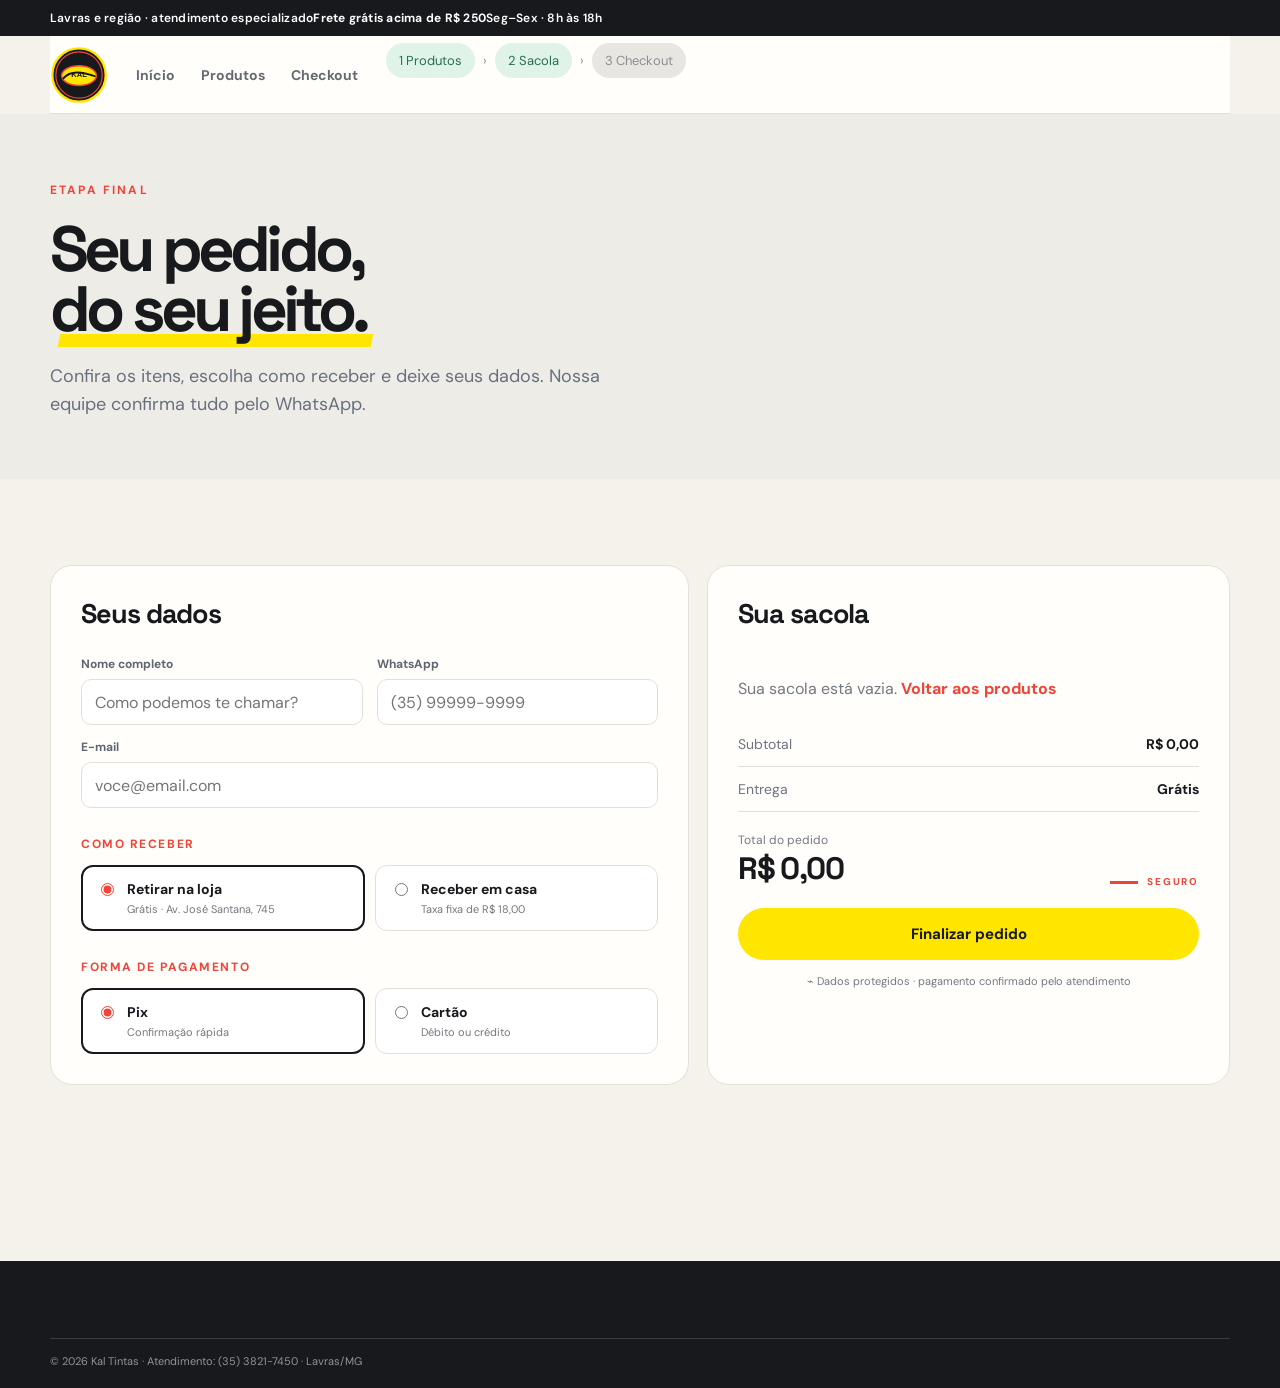
<file: checkout.html>
<!doctype html><html lang="pt-BR"><head><meta charset="utf-8"><meta name="viewport" content="width=device-width,initial-scale=1"><meta name="description" content="Finalize seu pedido na Kal Tintas"><title>Checkout · Kal Tintas</title><link rel="icon" href="data:image/svg+xml,%3Csvg xmlns='http://www.w3.org/2000/svg' viewBox='0 0 64 64'%3E%3Crect width='64' height='64' rx='16' fill='%2317191d'/%3E%3Cellipse cx='32' cy='32' rx='24' ry='16' fill='%23ffe600' stroke='%23ef4539' stroke-width='3'/%3E%3Ctext x='32' y='31' text-anchor='middle' font-size='10' font-family='Arial' font-weight='800'%3EKAL%3C/text%3E%3C/svg%3E"><link href="https://fonts.googleapis.com/css2?family=DM+Sans:wght@400;500;600;700&family=Manrope:wght@700;800&display=swap" rel="stylesheet"><link rel="stylesheet" href="styles.css?v=20261008"></head><body>
<div class="topline"><div class="wrap"><span>Lavras e região · atendimento especializado</span><b>Frete grátis acima de R$ 250</b><span>Seg–Sex · 8h às 18h</span></div></div><header><div class="wrap nav"><a class="brand" href="index.html" aria-label="Kal Tintas início"><span class="brand-mark"><svg viewBox="0 0 100 100" role="img" aria-label="KAL"><circle cx="50" cy="50" r="46" fill="#17191d" stroke="#ffe600" stroke-width="4"/><circle cx="50" cy="50" r="40" fill="none" stroke="#ef4539" stroke-width="2"/><ellipse cx="50" cy="51" rx="30" ry="17" fill="#ffe600" stroke="#ef4539" stroke-width="2.5"/><path d="M23 56c10-13 27-14 54-4" fill="none" stroke="#17191d" stroke-width="3.5" stroke-linecap="round"/><text x="50" y="54" text-anchor="middle" font-size="13" font-family="Arial,sans-serif" font-weight="900" fill="#17191d">KAL</text></svg></span></a><nav class="navlinks"><a href="index.html">Início</a><a href="products.html">Produtos</a><a class="active" href="checkout.html">Checkout</a></nav><div class="checkout-steps"><span class="done">1 Produtos</span><i>›</i><span class="done">2 Sacola</span><i>›</i><span>3 Checkout</span></div></div></header>
<main><section class="page-hero compact"><div class="wrap"><div class="section-kicker">Etapa final</div><h1>Seu pedido,<br><em>do seu jeito.</em></h1><p>Confira os itens, escolha como receber e deixe seus dados. Nossa equipe confirma tudo pelo WhatsApp.</p></div></section><section class="section checkout-section"><div class="wrap checkout-grid"><div class="checkout-card"><h3>Seus dados</h3><div class="form-grid"><div class="field"><label for="name">Nome completo</label><input id="name" placeholder="Como podemos te chamar?"></div><div class="field"><label for="phone">WhatsApp</label><input id="phone" placeholder="(35) 99999-9999"></div><div class="field full"><label for="email">E-mail</label><input id="email" type="email" placeholder="voce@email.com"></div></div><h4>Como receber</h4><div class="choice-row"><label class="choice"><input type="radio" name="shipping" value="pickup" checked><span><strong>Retirar na loja</strong><span>Grátis · Av. José Santana, 745</span></span></label><label class="choice"><input type="radio" name="shipping" value="delivery"><span><strong>Receber em casa</strong><span>Taxa fixa de R$ 18,00</span></span></label></div><div class="form-grid" id="address-fields" style="display:none;margin-top:12px"><div class="field full"><label for="address">Endereço de entrega</label><input id="address" placeholder="Rua, número e complemento"></div><div class="field"><label for="city">Cidade</label><input id="city" value="Lavras"></div><div class="field"><label for="zip">CEP</label><input id="zip" placeholder="37200-000"></div></div><h4>Forma de pagamento</h4><div class="choice-row"><label class="choice"><input type="radio" name="payment" value="pix" checked><span><strong>Pix</strong><span>Confirmação rápida</span></span></label><label class="choice"><input type="radio" name="payment" value="card"><span><strong>Cartão</strong><span>Débito ou crédito</span></span></label></div><div class="form-grid" id="card-fields" style="display:none;margin-top:12px"><div class="field full"><label for="card-number">Número do cartão</label><input id="card-number" placeholder="0000 0000 0000 0000"></div><div class="field"><label for="card-name">Nome no cartão</label><input id="card-name" placeholder="NOME SOBRENOME"></div><div class="field"><label for="card-expiry">Validade / CVV</label><input id="card-expiry" placeholder="MM/AA · 123"></div></div></div><div class="checkout-card summary"><h3>Sua sacola</h3><div id="checkout-lines"><div class="empty">Sua sacola está vazia. <a class="inline-link" href="products.html">Voltar aos produtos</a></div></div><div class="summary-line"><span>Subtotal</span><strong id="subtotal">R$ 0,00</strong></div><div class="summary-line"><span>Entrega</span><strong id="shipping-cost">Grátis</strong></div><div class="summary-total"><div><small>Total do pedido</small><strong id="total">R$ 0,00</strong></div><span class="eyebrow" style="font-size:.62rem">seguro</span></div><button class="btn btn-yellow pay-btn" id="finish-order">Finalizar pedido</button><div class="secure">⌁ Dados protegidos · pagamento confirmado pelo atendimento</div></div></div></section></main><footer><div class="wrap"><div class="footer-bottom">© 2026 Kal Tintas · Atendimento: (35) 3821-7450 · Lavras/MG</div></div></footer><nav class="mobile-nav"><a href="index.html">⌂<span>Início</span></a><a href="products.html">▦<span>Produtos</span></a><a href="checkout.html">🛒<span>Checkout</span></a></nav><div class="toast" id="toast"></div><script src="site.js?v=20261009"></script></body></html>
</file>
<file: styles.css>
@import url('https://fonts.googleapis.com/css2?family=DM+Sans:wght@400;500;600;700&family=Space+Grotesk:wght@500;600;700&display=swap');

:root{--ink:#17191d;--ink2:#23272d;--yellow:#ffe600;--red:#ef4539;--paper:#f5f2ec;--muted:#74787f;--line:#e4e0d8;--card:#fffefa;--shadow:0 18px 50px rgba(23,25,29,.1)}
*{box-sizing:border-box}html{scroll-behavior:smooth}body{margin:0;background:var(--paper);color:var(--ink);font-family:'DM Sans',Arial,sans-serif}a{color:inherit;text-decoration:none}button,input{font:inherit}button{cursor:pointer;border:0}.wrap{width:min(1180px,calc(100% - 40px));margin:auto}
.topline{height:36px;background:var(--ink);color:#fff;display:flex;align-items:center;justify-content:space-between;padding:0 24px;font-size:12px;font-weight:600;letter-spacing:.02em}.topline strong{color:var(--yellow)}
.nav{height:78px;background:rgba(255,254,250,.96);border-bottom:1px solid var(--line);display:flex;align-items:center;gap:28px;position:sticky;top:0;z-index:20}.nav .wrap{display:flex;align-items:center;gap:28px}.brand{display:flex;align-items:center;gap:10px;min-width:248px}.brand-mark{width:52px;height:52px;display:block;flex:0 0 auto}.brand-mark svg{width:100%;height:100%;display:block}.brand-name{font-family:'Space Grotesk',sans-serif;font-size:20px;font-weight:700;letter-spacing:-.04em}.brand-sub{display:block;margin-top:2px;color:var(--muted);font-size:8px;letter-spacing:.14em;font-weight:700}.navlinks{display:flex;align-items:center;gap:26px;font-size:14px;font-weight:700;color:#666a70}.navlinks a:hover{color:var(--ink)}.search{height:44px;margin-left:auto;display:flex;align-items:center;border:1px solid var(--line);background:#fff;border-radius:24px;padding:4px 5px 4px 16px;width:240px}.search input{border:0;outline:0;width:100%;background:transparent;color:var(--ink);font-size:14px}.search button{width:34px;height:34px;border-radius:50%;background:var(--yellow);font-size:17px}.cart-btn{height:44px;border-radius:24px;background:var(--ink);color:#fff;padding:0 17px;font-weight:700;white-space:nowrap}.cart-count{display:inline-grid;place-items:center;background:var(--yellow);color:var(--ink);width:22px;height:22px;border-radius:50%;font-size:12px;margin-left:6px}.menu{display:none;background:transparent;font-size:24px}
.hero{padding:70px 0 58px}.hero-grid{display:grid;grid-template-columns:1fr 1fr;gap:70px;align-items:center}.eyebrow,.section-kicker{color:var(--red);font-size:12px;font-weight:700;letter-spacing:.18em;text-transform:uppercase}.eyebrow:before{content:'';width:28px;height:3px;background:var(--red);display:inline-block;vertical-align:middle;margin-right:9px}.hero h1,.page-hero h1{font-family:'Space Grotesk',sans-serif;font-size:clamp(48px,6vw,78px);line-height:.94;letter-spacing:-.075em;margin:21px 0 24px;max-width:650px}.hero h1 em,.page-hero h1 em{font-style:normal;position:relative;z-index:0}.hero h1 em:after,.page-hero h1 em:after{content:'';position:absolute;left:3%;right:-2%;bottom:3px;height:13px;background:var(--yellow);z-index:-1;transform:skew(-12deg)}.hero p,.page-hero p{font-size:18px;line-height:1.55;color:#687080;max-width:580px;margin:0}.hero-actions{display:flex;gap:12px;align-items:center;margin-top:32px}.btn{display:inline-flex;align-items:center;justify-content:center;gap:10px;min-height:50px;border-radius:27px;padding:0 22px;font-size:15px;font-weight:700;transition:.2s}.btn-dark{background:var(--ink);color:#fff}.btn-dark:hover{background:var(--red);transform:translateY(-2px)}.btn-yellow{background:var(--yellow);color:var(--ink)}.btn-yellow:hover{transform:translateY(-2px);box-shadow:0 10px 20px rgba(23,25,29,.12)}.btn-ghost{border:1px solid var(--line);background:transparent;color:#636871}.btn-ghost:hover{border-color:var(--ink);color:var(--ink)}.hero-visual{position:relative}.hero-photo{height:448px;border-radius:28px;overflow:hidden;background:#d4d7d0}.hero-photo img{width:100%;height:100%;display:block;object-fit:cover}.hero-note{position:absolute;left:-38px;bottom:24px;background:var(--yellow);padding:18px 23px;border-radius:12px;box-shadow:0 14px 28px rgba(23,25,29,.14);transform:rotate(-2deg)}.hero-note small{display:block;font-size:10px;font-weight:700;letter-spacing:.15em;text-transform:uppercase}.hero-note strong{display:block;font-family:'Space Grotesk',sans-serif;font-size:22px;line-height:1.05;margin-top:7px}
.trust{background:var(--ink);color:#fff}.trust .wrap{display:grid;grid-template-columns:repeat(4,1fr)}.trust-item{display:flex;align-items:center;gap:11px;padding:21px 19px;border-right:1px solid rgba(255,255,255,.2)}.trust-item:first-child{padding-left:0}.trust-item:last-child{border-right:0}.trust-icon{font-size:21px;line-height:1}.trust strong{font-size:14px;display:block}.trust small{display:block;color:#aeb3bc;font-size:11px;margin-top:3px}
.section{padding:86px 0}.section-head{display:flex;justify-content:space-between;gap:50px;align-items:end;margin-bottom:28px}.section h2{font-family:'Space Grotesk',sans-serif;font-size:clamp(38px,4vw,58px);line-height:1;letter-spacing:-.065em;margin:12px 0 0}.section-intro{max-width:450px;color:#737a86;font-size:16px;line-height:1.55}.categories{display:grid;grid-template-columns:repeat(3,1fr);gap:15px}.cat{position:relative;min-height:290px;border-radius:22px;overflow:hidden;color:#fff;padding:27px;display:flex;flex-direction:column;justify-content:space-between;background:#25292e}.cat:before{content:'';position:absolute;inset:0;background:linear-gradient(180deg,rgba(10,12,14,.03) 25%,rgba(10,12,14,.9) 100%),var(--cat-image) center/cover;transition:transform .45s}.cat:hover:before{transform:scale(1.05)}.cat:after{content:'→';position:absolute;right:24px;top:22px;width:38px;height:38px;border-radius:50%;display:grid;place-items:center;background:var(--yellow);color:var(--ink);font-size:20px;font-weight:700}.cat>*{position:relative}.cat-num{color:var(--yellow);font-size:12px;font-weight:700}.cat h3{font-family:'Space Grotesk',sans-serif;font-size:30px;letter-spacing:-.05em;margin:0 0 4px}.cat p{margin:0;color:#e6e7e9;font-size:14px}.service-band{padding:0 0 86px}.service-grid{display:grid;grid-template-columns:1fr 1fr;gap:18px;background:var(--ink);color:#fff;border-radius:24px;overflow:hidden}.service-copy{padding:54px}.service-copy h2{font-family:'Space Grotesk',sans-serif;font-size:44px;line-height:1;letter-spacing:-.06em;margin:12px 0 20px}.service-copy p{color:#b8bec6;line-height:1.6;max-width:430px}.service-photo{min-height:340px}.service-photo img{width:100%;height:100%;object-fit:cover;display:block}
.page-hero{padding:68px 0 42px;background:#eeece6}.page-hero.compact{padding-bottom:60px}.page-hero h1{font-size:clamp(44px,5vw,68px);max-width:780px}.catalog{padding:34px 0 90px}.catalog-toolbar{display:flex;align-items:center;justify-content:space-between;gap:18px;margin-bottom:28px}.filters{display:flex;gap:8px;flex-wrap:wrap}.filter{border:1px solid var(--line);background:#fff;border-radius:22px;padding:10px 15px;color:#687080;font-size:13px;font-weight:700}.filter.active,.filter:hover{background:var(--ink);border-color:var(--ink);color:#fff}.results-count{color:var(--muted);font-size:14px}.product-grid{display:grid;grid-template-columns:repeat(4,1fr);gap:18px}.product-card{background:var(--card);border:1px solid var(--line);border-radius:17px;overflow:hidden;transition:.2s;display:flex;flex-direction:column}.product-card:hover{transform:translateY(-4px);box-shadow:var(--shadow)}.product-img{height:218px;overflow:hidden;background:#e8e7e2;position:relative}.product-img img{width:100%;height:100%;display:block;object-fit:cover;transition:.4s}.product-card:hover img{transform:scale(1.04)}.tag{position:absolute;top:12px;left:12px;background:var(--yellow);color:var(--ink);padding:6px 9px;border-radius:5px;font-size:10px;font-weight:700;text-transform:uppercase}.product-info{padding:16px;display:flex;flex-direction:column;flex:1}.product-category{color:var(--red);font-size:10px;text-transform:uppercase;letter-spacing:.13em;font-weight:700}.product-name{font-family:'Space Grotesk',sans-serif;font-size:18px;line-height:1.08;letter-spacing:-.04em;margin:7px 0}.product-detail{color:var(--muted);font-size:13px;min-height:20px}.product-bottom{margin-top:auto;padding-top:16px;display:flex;align-items:end;justify-content:space-between;gap:8px}.price{font-family:'Space Grotesk',sans-serif;font-weight:700;font-size:21px}.installments{color:var(--muted);font-size:11px;margin-top:2px}.add{width:38px;height:38px;border-radius:50%;background:var(--ink);color:#fff;font-size:22px;line-height:1}.add:hover{background:var(--red);transform:rotate(90deg)}.stock{color:#398a62;font-size:11px;margin-top:12px}.stock i{display:inline-block;width:6px;height:6px;border-radius:50%;background:#398a62;margin-right:4px}
.checkout-steps{display:flex;gap:8px;align-items:center;color:#8b8e93;font-size:13px;margin-bottom:28px}.checkout-steps span{padding:9px 13px;border-radius:20px;background:#e8e6e0}.checkout-steps .done{background:#dff3e9;color:#27704d}.checkout-steps i{font-style:normal}.checkout-grid{display:grid;grid-template-columns:1.1fr .9fr;gap:18px;padding-bottom:90px}.checkout-card{background:var(--card);border:1px solid var(--line);border-radius:22px;padding:30px}.checkout-card h3{font-family:'Space Grotesk',sans-serif;font-size:27px;letter-spacing:-.04em;margin:0 0 25px}.checkout-card h4{font-size:12px;letter-spacing:.13em;color:var(--red);text-transform:uppercase;margin:28px 0 13px}.form-grid{display:grid;grid-template-columns:1fr 1fr;gap:14px}.field{display:flex;flex-direction:column;gap:7px}.field.full{grid-column:1/-1}.field label{font-size:12px;font-weight:700;color:#5e6671}.field input{height:46px;border:1px solid var(--line);background:#fff;border-radius:10px;padding:0 13px;outline:0;color:var(--ink)}.field input:focus{border-color:var(--ink);box-shadow:0 0 0 3px rgba(255,230,0,.35)}.choice-row{display:grid;grid-template-columns:1fr 1fr;gap:10px}.choice{border:1px solid var(--line);border-radius:12px;padding:14px;display:flex;gap:10px;align-items:flex-start;background:#fff}.choice:has(input:checked){border:2px solid var(--ink);padding:13px}.choice input{accent-color:var(--red);margin-top:3px}.choice strong{font-size:14px;display:block}.choice span span{display:block;color:var(--muted);font-size:11px;margin-top:4px}.summary{position:sticky;top:104px}.summary-line{display:flex;justify-content:space-between;gap:12px;border-bottom:1px solid var(--line);padding:13px 0;font-size:14px}.summary-line span:first-child{color:#6e7580}.summary-total{display:flex;justify-content:space-between;align-items:end;padding:20px 0}.summary-total small{display:block;color:var(--muted);font-size:12px}.summary-total strong{font-family:'Space Grotesk',sans-serif;font-size:31px;letter-spacing:-.05em}.empty{padding:20px 0;color:var(--muted);line-height:1.6}.inline-link{color:var(--red);font-weight:700}.pay-btn{width:100%;height:52px;border-radius:27px;background:var(--yellow);font-weight:700;font-size:15px}.pay-btn:hover{box-shadow:0 10px 25px rgba(23,25,29,.13)}.secure{text-align:center;color:var(--muted);font-size:11px;margin:14px 0 0}
footer{background:var(--ink);color:#fff;padding:45px 0 20px}.footer-grid{display:grid;grid-template-columns:1.6fr 1fr 1fr 1fr;gap:38px}.footer-brand{font-family:'Space Grotesk',sans-serif;font-size:25px}.footer-brand small{display:block;color:#9298a0;font-family:'DM Sans',sans-serif;font-size:12px;margin-top:8px;line-height:1.5}.footer-title{font-size:12px;color:var(--yellow);font-weight:700;text-transform:uppercase;letter-spacing:.12em;margin-bottom:14px}.footer-links{display:grid;gap:9px;color:#c4c8cd;font-size:13px}.address{color:#c4c8cd;font-size:13px;line-height:1.6}.footer-bottom{border-top:1px solid rgba(255,255,255,.15);margin-top:32px;padding-top:15px;color:#8f949b;font-size:11px;display:flex;justify-content:space-between}
.toast{position:fixed;left:50%;bottom:24px;transform:translate(-50%,20px);opacity:0;pointer-events:none;background:var(--ink);color:#fff;border-radius:24px;padding:13px 19px;font-size:13px;z-index:100;transition:.25s;box-shadow:var(--shadow)}.toast.show{opacity:1;transform:translate(-50%,0)}.cart-drawer{position:fixed;inset:0;z-index:50;pointer-events:none}.cart-drawer:before{content:'';position:absolute;inset:0;background:rgba(15,17,20,.45);opacity:0;transition:.2s}.cart-panel{position:absolute;right:0;top:0;height:100%;width:min(430px,100%);background:var(--paper);transform:translateX(100%);transition:.28s;display:flex;flex-direction:column}.cart-drawer.open{pointer-events:auto}.cart-drawer.open:before{opacity:1}.cart-drawer.open .cart-panel{transform:translateX(0)}.cart-head{padding:25px 23px;border-bottom:1px solid var(--line);display:flex;justify-content:space-between;align-items:center}.cart-head h3{font-family:'Space Grotesk',sans-serif;margin:0;font-size:25px}.close{width:34px;height:34px;border-radius:50%;background:#fff;font-size:22px}.cart-items{flex:1;padding:16px 23px;overflow:auto}.cart-item{display:grid;grid-template-columns:62px 1fr auto;gap:11px;align-items:center;border-bottom:1px solid var(--line);padding:13px 0}.cart-item img{width:62px;height:62px;border-radius:10px;object-fit:cover}.cart-item h4{margin:0;font-size:13px;line-height:1.2}.cart-item p{margin:5px 0;color:var(--muted);font-size:11px}.qty{display:flex;align-items:center;gap:7px;margin-top:8px}.qty button{width:22px;height:22px;border-radius:50%;background:#fff;border:1px solid var(--line)}.cart-item-price{font-weight:700;font-size:13px}.cart-footer{padding:20px 23px;border-top:1px solid var(--line)}.cart-total{display:flex;justify-content:space-between;font-family:'Space Grotesk',sans-serif;font-size:22px;margin-bottom:14px}.mobile-nav{display:none}
@media(max-width:960px){.navlinks{display:none}.brand{min-width:auto}.search{width:min(260px,38vw)}.hero-grid{gap:35px}.trust .wrap{grid-template-columns:repeat(2,1fr)}.trust-item:nth-child(2){border-right:0}.trust-item:nth-child(3),.trust-item:nth-child(4){border-top:1px solid rgba(255,255,255,.2)}.product-grid{grid-template-columns:repeat(3,1fr)}.footer-grid{grid-template-columns:repeat(2,1fr)}}
@media(max-width:650px){body{padding-bottom:64px}.wrap{width:min(100% - 28px,1180px)}.topline{padding:0 14px;font-size:10px}.topline span:last-child{display:none}.nav{height:68px}.nav .wrap{gap:12px}.brand-mark{width:43px;height:43px}.brand-name{font-size:17px}.brand-sub{font-size:7px}.search{margin-left:auto;width:42px;height:42px;padding:4px}.search input{display:none}.search button{width:34px}.cart-btn{font-size:0;width:43px;height:43px;padding:0}.cart-count{font-size:11px;margin:0}.menu{display:block}.hero{padding:42px 0}.hero-grid{grid-template-columns:1fr;gap:28px}.hero h1,.page-hero h1{font-size:51px}.hero p,.page-hero p{font-size:16px}.hero-actions{flex-wrap:wrap}.hero-photo{height:330px}.hero-note{left:14px;bottom:14px}.hero-note strong{font-size:18px}.trust .wrap{grid-template-columns:1fr 1fr}.trust-item{padding:16px 8px!important;gap:7px}.trust strong{font-size:12px}.trust small{font-size:10px}.section{padding:62px 0}.section-head{display:block}.section-intro{margin-top:20px}.categories{grid-template-columns:1fr}.cat{min-height:230px}.service-grid{grid-template-columns:1fr}.service-copy{padding:30px}.service-copy h2{font-size:37px}.service-photo{min-height:240px}.page-hero{padding:45px 0 30px}.catalog-toolbar{display:block}.results-count{margin-top:14px}.product-grid{grid-template-columns:repeat(2,1fr);gap:10px}.product-img{height:160px}.product-info{padding:12px}.product-name{font-size:15px}.price{font-size:17px}.add{width:34px;height:34px}.checkout-steps{font-size:11px;flex-wrap:wrap}.checkout-grid{grid-template-columns:1fr;padding-bottom:55px}.checkout-card{padding:20px}.summary{position:static}.form-grid,.choice-row{grid-template-columns:1fr}.field.full{grid-column:auto}.footer-grid{grid-template-columns:1fr 1fr;gap:25px}.footer-brand{grid-column:1/-1}.footer-bottom{display:block;line-height:1.6}.mobile-nav{position:fixed;bottom:0;left:0;right:0;height:64px;background:var(--ink);z-index:30;display:flex;justify-content:space-around;align-items:center;color:#fff;font-size:11px}.mobile-nav a{display:grid;place-items:center;gap:2px}.mobile-nav b{font-size:19px;color:var(--yellow)}}

.hidden{display:none!important}.cat:before{background:linear-gradient(180deg,rgba(10,12,14,.03) 25%,rgba(10,12,14,.9) 100%),var(--bg) center/cover}.service-photo{background:linear-gradient(180deg,rgba(10,12,14,.08),rgba(10,12,14,.3)),url('https://images.unsplash.com/photo-1581094794329-c8112a89af12?auto=format&fit=crop&w=1200&q=85') center/cover}
.brand-mark{width:56px;height:52px;overflow:hidden}.brand-mark svg{width:92px;height:38px;max-width:none;transform:translate(-2px,7px)}.brand-mark svg text:last-of-type{display:none}
@media(max-width:650px){.brand-mark{width:45px;height:43px}.brand-mark svg{width:60px;height:32px;transform:translate(-1px,10px)}}
.brand{min-width:58px}.brand-mark{width:58px;height:58px;overflow:visible}.brand-mark svg{width:58px;height:58px;max-width:100%;transform:none}.brand-mark svg text:last-of-type{display:block}.cat-num{display:none}.service-photo{background-image:linear-gradient(180deg,rgba(10,12,14,.08),rgba(10,12,14,.3)),url('https://simple-uae.com/source/uploads/2023/06/cap3a_20230612_b51a9.jpg')}.footer-brand p{font-family:'DM Sans',Arial,sans-serif;font-size:13px;line-height:1.55;letter-spacing:.01em;font-weight:400;color:#b7bbc2;max-width:255px;margin-top:15px}
@media(max-width:650px){.brand{min-width:46px}.brand-mark{width:46px;height:46px}.brand-mark svg{width:46px;height:46px}}
</file>
